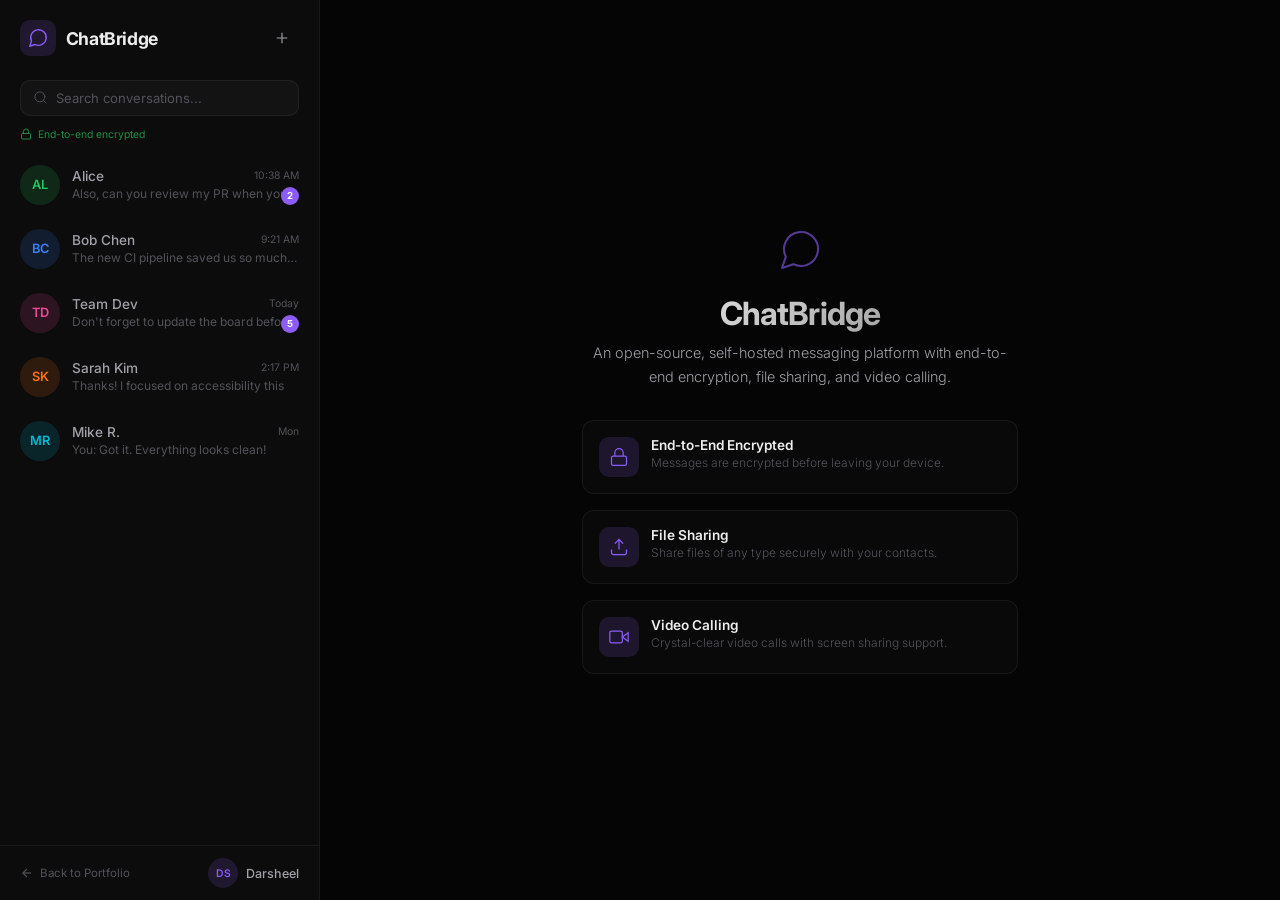
<file: index.html>
<!DOCTYPE html>
<html lang="en">
<head>
    <meta charset="UTF-8">
    <meta name="viewport" content="width=device-width, initial-scale=1.0">
    <title>ChatBridge — Secure Messaging</title>
    <meta name="description" content="An open-source, self-hosted messaging platform with end-to-end encryption, file sharing, and video calling.">
    <link rel="preconnect" href="https://fonts.googleapis.com">
    <link rel="preconnect" href="https://fonts.gstatic.com" crossorigin>
    <link href="https://fonts.googleapis.com/css2?family=Inter:wght@300;400;500;600;700;800&display=swap" rel="stylesheet">
    <link rel="stylesheet" href="chatbridge.css">
</head>
<body>
    <!-- App Container -->
    <div class="cb-app" id="cb-app">

        <!-- Sidebar -->
        <aside class="cb-sidebar" id="cb-sidebar">
            <div class="cb-sidebar-header">
                <div class="cb-logo">
                    <div class="cb-logo-icon">
                        <svg xmlns="http://www.w3.org/2000/svg" width="22" height="22" viewBox="0 0 24 24" fill="none" stroke="currentColor" stroke-width="1.5" stroke-linecap="round" stroke-linejoin="round">
                            <path d="m3 21 1.9-5.7a8.5 8.5 0 1 1 3.8 3.8z"></path>
                        </svg>
                    </div>
                    <span class="cb-logo-text">ChatBridge</span>
                </div>
                <div class="cb-sidebar-actions">
                    <button class="cb-icon-btn" id="btn-new-chat" aria-label="New chat" title="New conversation">
                        <svg xmlns="http://www.w3.org/2000/svg" width="18" height="18" viewBox="0 0 24 24" fill="none" stroke="currentColor" stroke-width="1.5"><path d="M12 5v14M5 12h14"/></svg>
                    </button>
                </div>
            </div>

            <!-- Search -->
            <div class="cb-search-wrap">
                <svg xmlns="http://www.w3.org/2000/svg" width="15" height="15" viewBox="0 0 24 24" fill="none" stroke="currentColor" stroke-width="1.5" stroke-linecap="round" stroke-linejoin="round">
                    <circle cx="11" cy="11" r="8"></circle><path d="m21 21-4.3-4.3"></path>
                </svg>
                <input type="text" class="cb-search" id="cb-search" placeholder="Search conversations..." />
            </div>

            <!-- E2E Encryption badge -->
            <div class="cb-encrypt-badge">
                <svg xmlns="http://www.w3.org/2000/svg" width="12" height="12" viewBox="0 0 24 24" fill="none" stroke="currentColor" stroke-width="2"><rect width="18" height="11" x="3" y="11" rx="2" ry="2"/><path d="M7 11V7a5 5 0 0 1 10 0v4"/></svg>
                <span>End-to-end encrypted</span>
            </div>

            <!-- Conversation List -->
            <div class="cb-conversations" id="cb-conversations">
                <!-- Conversations are rendered by JS -->
            </div>

            <!-- Sidebar footer -->
            <div class="cb-sidebar-footer">
                <a href="../index.html" class="cb-back-link" id="cb-back-portfolio">
                    <svg xmlns="http://www.w3.org/2000/svg" width="14" height="14" viewBox="0 0 24 24" fill="none" stroke="currentColor" stroke-width="2"><path d="M19 12H5"/><polyline points="12 19 5 12 12 5"/></svg>
                    Back to Portfolio
                </a>
                <div class="cb-user-info">
                    <div class="cb-avatar cb-avatar-sm">DS</div>
                    <span class="cb-user-name">Darsheel</span>
                </div>
            </div>
        </aside>

        <!-- Main Chat Area -->
        <main class="cb-main" id="cb-main">
            <!-- Welcome screen (shown when no chat is selected) -->
            <div class="cb-welcome" id="cb-welcome">
                <div class="cb-welcome-inner">
                    <div class="cb-welcome-icon">
                        <svg xmlns="http://www.w3.org/2000/svg" width="48" height="48" viewBox="0 0 24 24" fill="none" stroke="currentColor" stroke-width="1" stroke-linecap="round" stroke-linejoin="round">
                            <path d="m3 21 1.9-5.7a8.5 8.5 0 1 1 3.8 3.8z"></path>
                        </svg>
                    </div>
                    <h1 class="cb-welcome-title">ChatBridge</h1>
                    <p class="cb-welcome-desc">An open-source, self-hosted messaging platform with end-to-end encryption, file sharing, and video calling.</p>
                    <div class="cb-features">
                        <div class="cb-feature">
                            <div class="cb-feature-icon">
                                <svg xmlns="http://www.w3.org/2000/svg" width="20" height="20" viewBox="0 0 24 24" fill="none" stroke="currentColor" stroke-width="1.5"><rect width="18" height="11" x="3" y="11" rx="2" ry="2"/><path d="M7 11V7a5 5 0 0 1 10 0v4"/></svg>
                            </div>
                            <div>
                                <h3>End-to-End Encrypted</h3>
                                <p>Messages are encrypted before leaving your device.</p>
                            </div>
                        </div>
                        <div class="cb-feature">
                            <div class="cb-feature-icon">
                                <svg xmlns="http://www.w3.org/2000/svg" width="20" height="20" viewBox="0 0 24 24" fill="none" stroke="currentColor" stroke-width="1.5"><path d="M21 15v4a2 2 0 0 1-2 2H5a2 2 0 0 1-2-2v-4"/><polyline points="17 8 12 3 7 8"/><line x1="12" x2="12" y1="3" y2="15"/></svg>
                            </div>
                            <div>
                                <h3>File Sharing</h3>
                                <p>Share files of any type securely with your contacts.</p>
                            </div>
                        </div>
                        <div class="cb-feature">
                            <div class="cb-feature-icon">
                                <svg xmlns="http://www.w3.org/2000/svg" width="20" height="20" viewBox="0 0 24 24" fill="none" stroke="currentColor" stroke-width="1.5"><polygon points="23 7 16 12 23 17 23 7"/><rect width="15" height="14" x="1" y="5" rx="2" ry="2"/></svg>
                            </div>
                            <div>
                                <h3>Video Calling</h3>
                                <p>Crystal-clear video calls with screen sharing support.</p>
                            </div>
                        </div>
                    </div>
                </div>
            </div>

            <!-- Chat view (hidden initially) -->
            <div class="cb-chat" id="cb-chat" style="display:none;">
                <!-- Chat header -->
                <div class="cb-chat-header" id="cb-chat-header">
                    <button class="cb-icon-btn cb-mobile-back" id="btn-mobile-back" aria-label="Back">
                        <svg xmlns="http://www.w3.org/2000/svg" width="18" height="18" viewBox="0 0 24 24" fill="none" stroke="currentColor" stroke-width="2"><path d="M19 12H5"/><polyline points="12 19 5 12 12 5"/></svg>
                    </button>
                    <div class="cb-chat-user">
                        <div class="cb-avatar" id="chat-avatar">AL</div>
                        <div class="cb-chat-user-info">
                            <span class="cb-chat-user-name" id="chat-user-name">Alice</span>
                            <span class="cb-chat-user-status" id="chat-user-status">
                                <span class="cb-online-dot"></span> Online
                            </span>
                        </div>
                    </div>
                    <div class="cb-chat-actions">
                        <button class="cb-icon-btn" id="btn-video-call" aria-label="Video call" title="Start video call">
                            <svg xmlns="http://www.w3.org/2000/svg" width="18" height="18" viewBox="0 0 24 24" fill="none" stroke="currentColor" stroke-width="1.5"><polygon points="23 7 16 12 23 17 23 7"/><rect width="15" height="14" x="1" y="5" rx="2" ry="2"/></svg>
                        </button>
                        <button class="cb-icon-btn" id="btn-voice-call" aria-label="Voice call" title="Start voice call">
                            <svg xmlns="http://www.w3.org/2000/svg" width="18" height="18" viewBox="0 0 24 24" fill="none" stroke="currentColor" stroke-width="1.5"><path d="M22 16.92v3a2 2 0 0 1-2.18 2 19.79 19.79 0 0 1-8.63-3.07 19.5 19.5 0 0 1-6-6 19.79 19.79 0 0 1-3.07-8.67A2 2 0 0 1 4.11 2h3a2 2 0 0 1 2 1.72 12.84 12.84 0 0 0 .7 2.81 2 2 0 0 1-.45 2.11L8.09 9.91a16 16 0 0 0 6 6l1.27-1.27a2 2 0 0 1 2.11-.45 12.84 12.84 0 0 0 2.81.7A2 2 0 0 1 22 16.92z"/></svg>
                        </button>
                        <button class="cb-icon-btn" id="btn-info" aria-label="Info" title="Contact info">
                            <svg xmlns="http://www.w3.org/2000/svg" width="18" height="18" viewBox="0 0 24 24" fill="none" stroke="currentColor" stroke-width="1.5"><circle cx="12" cy="12" r="10"/><path d="M12 16v-4"/><path d="M12 8h.01"/></svg>
                        </button>
                    </div>
                </div>

                <!-- Messages area -->
                <div class="cb-messages" id="cb-messages">
                    <!-- Messages rendered by JS -->
                </div>

                <!-- Message input -->
                <div class="cb-input-area" id="cb-input-area">
                    <button class="cb-icon-btn" id="btn-attach" aria-label="Attach file" title="Attach file">
                        <svg xmlns="http://www.w3.org/2000/svg" width="18" height="18" viewBox="0 0 24 24" fill="none" stroke="currentColor" stroke-width="1.5"><path d="m21.44 11.05-9.19 9.19a6 6 0 0 1-8.49-8.49l8.57-8.57A4 4 0 1 1 18 8.84l-8.59 8.57a2 2 0 0 1-2.83-2.83l8.49-8.48"/></svg>
                    </button>
                    <input type="text" class="cb-message-input" id="cb-message-input" placeholder="Type a message..." autocomplete="off" />
                    <button class="cb-icon-btn" id="btn-emoji" aria-label="Emoji" title="Emoji">
                        <svg xmlns="http://www.w3.org/2000/svg" width="18" height="18" viewBox="0 0 24 24" fill="none" stroke="currentColor" stroke-width="1.5"><circle cx="12" cy="12" r="10"/><path d="M8 14s1.5 2 4 2 4-2 4-2"/><line x1="9" x2="9.01" y1="9" y2="9"/><line x1="15" x2="15.01" y1="9" y2="9"/></svg>
                    </button>
                    <button class="cb-send-btn" id="btn-send" aria-label="Send message" title="Send">
                        <svg xmlns="http://www.w3.org/2000/svg" width="18" height="18" viewBox="0 0 24 24" fill="none" stroke="currentColor" stroke-width="1.5"><line x1="22" x2="11" y1="2" y2="13"/><polygon points="22 2 15 22 11 13 2 9 22 2"/></svg>
                    </button>
                </div>
            </div>
        </main>
    </div>

    <!-- Video call modal -->
    <div class="cb-modal-overlay" id="cb-video-modal" style="display:none;">
        <div class="cb-modal cb-video-modal-inner">
            <div class="cb-video-header">
                <span id="video-call-name">Video Call</span>
                <span class="cb-call-timer" id="call-timer">00:00</span>
            </div>
            <div class="cb-video-grid">
                <div class="cb-video-tile cb-video-remote">
                    <div class="cb-video-placeholder">
                        <div class="cb-avatar cb-avatar-lg" id="video-remote-avatar">AL</div>
                        <span id="video-remote-name">Alice</span>
                    </div>
                </div>
                <div class="cb-video-tile cb-video-self">
                    <div class="cb-video-placeholder cb-video-self-ph">
                        <div class="cb-avatar cb-avatar-sm">DS</div>
                    </div>
                </div>
            </div>
            <div class="cb-video-controls">
                <button class="cb-video-btn" id="btn-toggle-mic" aria-label="Toggle microphone" title="Mute/Unmute">
                    <svg xmlns="http://www.w3.org/2000/svg" width="20" height="20" viewBox="0 0 24 24" fill="none" stroke="currentColor" stroke-width="1.5"><path d="M12 2a3 3 0 0 0-3 3v7a3 3 0 0 0 6 0V5a3 3 0 0 0-3-3Z"/><path d="M19 10v2a7 7 0 0 1-14 0v-2"/><line x1="12" x2="12" y1="19" y2="22"/></svg>
                </button>
                <button class="cb-video-btn" id="btn-toggle-video" aria-label="Toggle video" title="Camera on/off">
                    <svg xmlns="http://www.w3.org/2000/svg" width="20" height="20" viewBox="0 0 24 24" fill="none" stroke="currentColor" stroke-width="1.5"><polygon points="23 7 16 12 23 17 23 7"/><rect width="15" height="14" x="1" y="5" rx="2" ry="2"/></svg>
                </button>
                <button class="cb-video-btn" id="btn-screen-share" aria-label="Screen share" title="Share screen">
                    <svg xmlns="http://www.w3.org/2000/svg" width="20" height="20" viewBox="0 0 24 24" fill="none" stroke="currentColor" stroke-width="1.5"><rect width="20" height="14" x="2" y="3" rx="2"/><line x1="8" x2="16" y1="21" y2="21"/><line x1="12" x2="12" y1="17" y2="21"/></svg>
                </button>
                <button class="cb-video-btn cb-end-call" id="btn-end-call" aria-label="End call" title="End call">
                    <svg xmlns="http://www.w3.org/2000/svg" width="20" height="20" viewBox="0 0 24 24" fill="none" stroke="currentColor" stroke-width="2"><path d="M22 16.92v3a2 2 0 0 1-2.18 2 19.79 19.79 0 0 1-8.63-3.07 19.5 19.5 0 0 1-6-6 19.79 19.79 0 0 1-3.07-8.67A2 2 0 0 1 4.11 2h3a2 2 0 0 1 2 1.72c.13.8.3 1.6.52 2.38"/><line x1="1" x2="23" y1="1" y2="23"/></svg>
                </button>
            </div>
        </div>
    </div>

    <!-- File sharing modal -->
    <div class="cb-modal-overlay" id="cb-file-modal" style="display:none;">
        <div class="cb-modal cb-file-modal-inner">
            <div class="cb-modal-header">
                <h2>Share a File</h2>
                <button class="cb-icon-btn" id="btn-close-file" aria-label="Close">
                    <svg xmlns="http://www.w3.org/2000/svg" width="18" height="18" viewBox="0 0 24 24" fill="none" stroke="currentColor" stroke-width="2"><line x1="18" x2="6" y1="6" y2="18"/><line x1="6" x2="18" y1="6" y2="18"/></svg>
                </button>
            </div>
            <div class="cb-file-drop" id="cb-file-drop">
                <svg xmlns="http://www.w3.org/2000/svg" width="40" height="40" viewBox="0 0 24 24" fill="none" stroke="currentColor" stroke-width="1"><path d="M21 15v4a2 2 0 0 1-2 2H5a2 2 0 0 1-2-2v-4"/><polyline points="17 8 12 3 7 8"/><line x1="12" x2="12" y1="3" y2="15"/></svg>
                <p>Drop files here or <label for="file-input" class="cb-file-label">browse</label></p>
                <span class="cb-file-hint">Encrypted before upload</span>
                <input type="file" id="file-input" style="display:none;" />
            </div>
            <button class="cb-primary-btn" id="btn-send-file" disabled>Send File</button>
        </div>
    </div>

    <script src="chatbridge.js"></script>
</body>
</html>
</file>
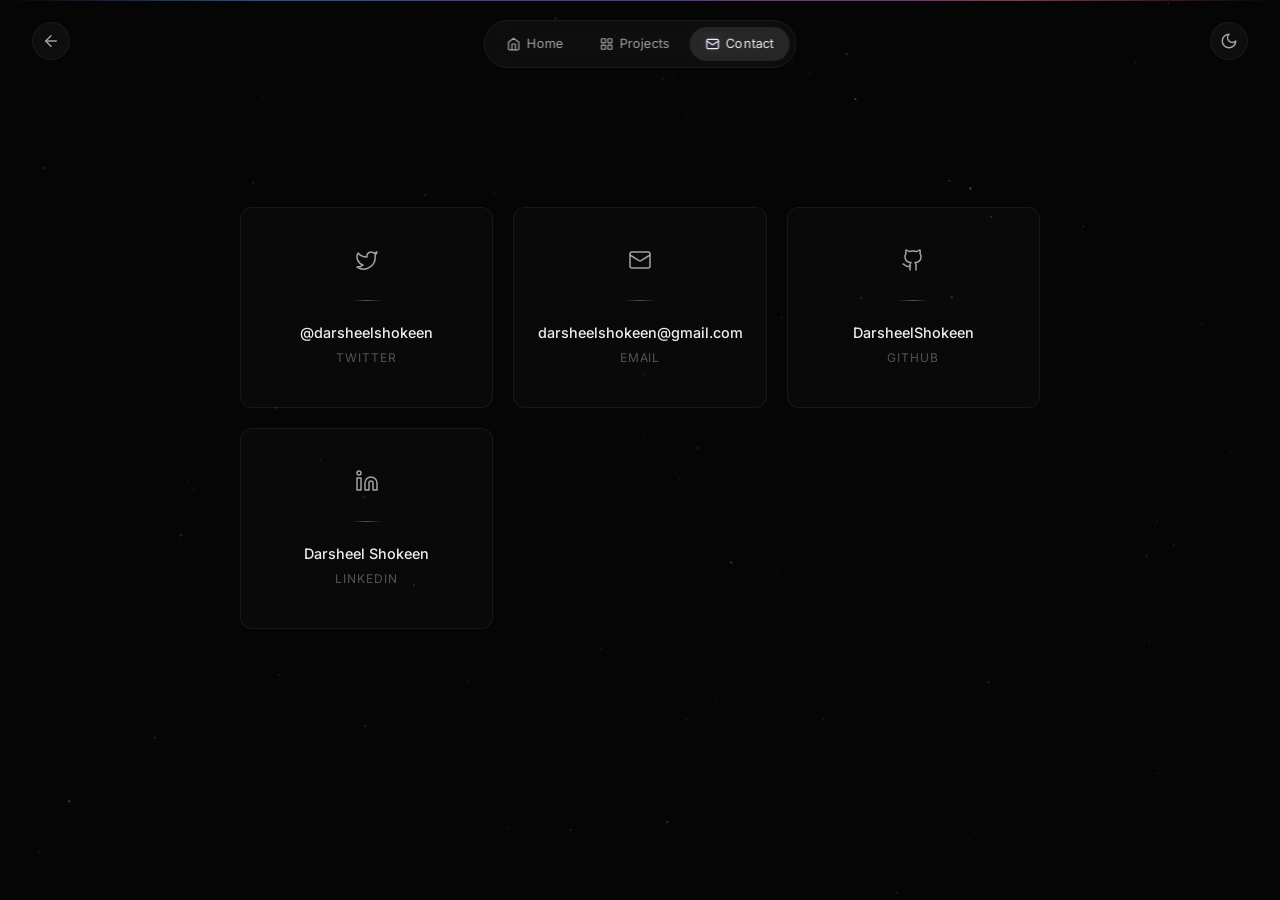
<file: contact.html>
<!DOCTYPE html>
<html lang="en">
<head>
    <meta charset="UTF-8">
    <meta name="viewport" content="width=device-width, initial-scale=1.0">
    <title>Contact — Darsheel Shokeen</title>
    <meta name="description" content="Get in touch with Darsheel Shokeen via email, Twitter, or GitHub.">
    <link rel="preconnect" href="https://fonts.googleapis.com">
    <link rel="preconnect" href="https://fonts.gstatic.com" crossorigin>
    <link href="https://fonts.googleapis.com/css2?family=Inter:wght@300;400;500;600;700;800&display=swap" rel="stylesheet">
    <link rel="stylesheet" href="styles.css">
</head>
<body>
    <!-- Particle Canvas -->
    <canvas id="particle-canvas"></canvas>

    <!-- Animated gradient line at top -->
    <div class="top-gradient-line"></div>

    <!-- Back button -->
    <a href="index.html" class="nav-back-btn" id="nav-back" aria-label="Back to home">
        <svg xmlns="http://www.w3.org/2000/svg" width="18" height="18" viewBox="0 0 24 24" fill="none" stroke="currentColor" stroke-width="2" stroke-linecap="round" stroke-linejoin="round">
            <path d="M19 12H5"></path>
            <polyline points="12 19 5 12 12 5"></polyline>
        </svg>
    </a>

    <!-- Navigation -->
    <nav class="nav nav-pill" id="main-nav">
        <a href="index.html" class="nav-link">
            <svg xmlns="http://www.w3.org/2000/svg" width="14" height="14" viewBox="0 0 24 24" fill="none" stroke="currentColor" stroke-width="2" stroke-linecap="round" stroke-linejoin="round"><path d="m3 9 9-7 9 7v11a2 2 0 0 1-2 2H5a2 2 0 0 1-2-2z"/><polyline points="9 22 9 12 15 12 15 22"/></svg>
            Home
        </a>
        <a href="projects.html" class="nav-link">
            <svg xmlns="http://www.w3.org/2000/svg" width="14" height="14" viewBox="0 0 24 24" fill="none" stroke="currentColor" stroke-width="2" stroke-linecap="round" stroke-linejoin="round"><rect width="7" height="7" x="3" y="3" rx="1"/><rect width="7" height="7" x="14" y="3" rx="1"/><rect width="7" height="7" x="14" y="14" rx="1"/><rect width="7" height="7" x="3" y="14" rx="1"/></svg>
            Projects
        </a>
        <a href="contact.html" class="nav-link active">
            <svg xmlns="http://www.w3.org/2000/svg" width="14" height="14" viewBox="0 0 24 24" fill="none" stroke="currentColor" stroke-width="2" stroke-linecap="round" stroke-linejoin="round"><rect x="2" y="4" width="20" height="16" rx="2"/><path d="m22 7-8.97 5.7a1.94 1.94 0 0 1-2.06 0L2 7"/></svg>
            Contact
        </a>
    </nav>

    <!-- Theme toggle -->
    <button class="theme-toggle" id="theme-toggle" aria-label="Toggle theme">
        <svg xmlns="http://www.w3.org/2000/svg" width="18" height="18" viewBox="0 0 24 24" fill="none" stroke="currentColor" stroke-width="2" stroke-linecap="round" stroke-linejoin="round" class="moon-icon">
            <path d="M12 3a6 6 0 0 0 9 9 9 9 0 1 1-9-9Z" />
        </svg>
    </button>

    <!-- Main Content -->
    <main class="page-content contact-page">
        <div class="contact-grid" id="contact-grid">
            <!-- Twitter Card -->
            <a href="https://twitter.com/" target="_blank" rel="noopener noreferrer" class="contact-card" id="contact-twitter">
                <div class="contact-card-icon">
                    <svg xmlns="http://www.w3.org/2000/svg" width="24" height="24" viewBox="0 0 24 24" fill="none" stroke="currentColor" stroke-width="1.5" stroke-linecap="round" stroke-linejoin="round">
                        <path d="M22 4s-.7 2.1-2 3.4c1.6 10-9.4 17.3-18 11.6 2.2.1 4.4-.6 6-2C3 15.5.5 9.6 3 5c2.2 2.6 5.6 4.1 9 4-.9-4.2 4-6.6 7-3.8 1.1 0 3-1.2 3-1.2z"></path>
                    </svg>
                </div>
                <div class="contact-card-line"></div>
                <div class="contact-card-info">
                    <span class="contact-card-handle">@darsheelshokeen</span>
                    <span class="contact-card-label">Twitter</span>
                </div>
            </a>

            <!-- Email Card -->
            <a href="mailto:darsheelshokeen@gmail.com" class="contact-card" id="contact-email">
                <div class="contact-card-icon">
                    <svg xmlns="http://www.w3.org/2000/svg" width="24" height="24" viewBox="0 0 24 24" fill="none" stroke="currentColor" stroke-width="1.5" stroke-linecap="round" stroke-linejoin="round">
                        <rect x="2" y="4" width="20" height="16" rx="2"></rect>
                        <path d="m22 7-8.97 5.7a1.94 1.94 0 0 1-2.06 0L2 7"></path>
                    </svg>
                </div>
                <div class="contact-card-line"></div>
                <div class="contact-card-info">
                    <span class="contact-card-handle">darsheelshokeen@gmail.com</span>
                    <span class="contact-card-label">Email</span>
                </div>
            </a>

            <!-- GitHub Card -->
            <a href="https://github.com/DarsheelShokeen" target="_blank" rel="noopener noreferrer" class="contact-card" id="contact-github">
                <div class="contact-card-icon">
                    <svg xmlns="http://www.w3.org/2000/svg" width="24" height="24" viewBox="0 0 24 24" fill="none" stroke="currentColor" stroke-width="1.5" stroke-linecap="round" stroke-linejoin="round">
                        <path d="M15 22v-4a4.8 4.8 0 0 0-1-3.5c3 0 6-2 6-5.5.08-1.25-.27-2.48-1-3.5.28-1.15.28-2.35 0-3.5 0 0-1 0-3 1.5-2.64-.5-5.36-.5-8 0C6 2 5 2 5 2c-.3 1.15-.3 2.35 0 3.5A5.403 5.403 0 0 0 4 9c0 3.5 3 5.5 6 5.5-.39.49-.68 1.05-.85 1.65-.17.6-.22 1.23-.15 1.85v4"></path>
                        <path d="M9 18c-4.51 2-5-2-7-2"></path>
                    </svg>
                </div>
                <div class="contact-card-line"></div>
                <div class="contact-card-info">
                    <span class="contact-card-handle">DarsheelShokeen</span>
                    <span class="contact-card-label">GitHub</span>
                </div>
            </a>

            <!-- LinkedIn Card -->
            <a href="https://www.linkedin.com/in/darsheel-shokeen-523833302" target="_blank" rel="noopener noreferrer" class="contact-card" id="contact-linkedin">
                <div class="contact-card-icon">
                    <svg xmlns="http://www.w3.org/2000/svg" width="24" height="24" viewBox="0 0 24 24" fill="none" stroke="currentColor" stroke-width="1.5" stroke-linecap="round" stroke-linejoin="round">
                        <path d="M16 8a6 6 0 0 1 6 6v7h-4v-7a2 2 0 0 0-2-2 2 2 0 0 0-2 2v7h-4v-7a6 6 0 0 1 6-6z"></path>
                        <rect width="4" height="12" x="2" y="9"></rect>
                        <circle cx="4" cy="4" r="2"></circle>
                    </svg>
                </div>
                <div class="contact-card-line"></div>
                <div class="contact-card-info">
                    <span class="contact-card-handle">Darsheel Shokeen</span>
                    <span class="contact-card-label">LinkedIn</span>
                </div>
            </a>
        </div>
    </main>

    <script src="particles.js"></script>
    <script src="main.js"></script>
</body>
</html>
</file>
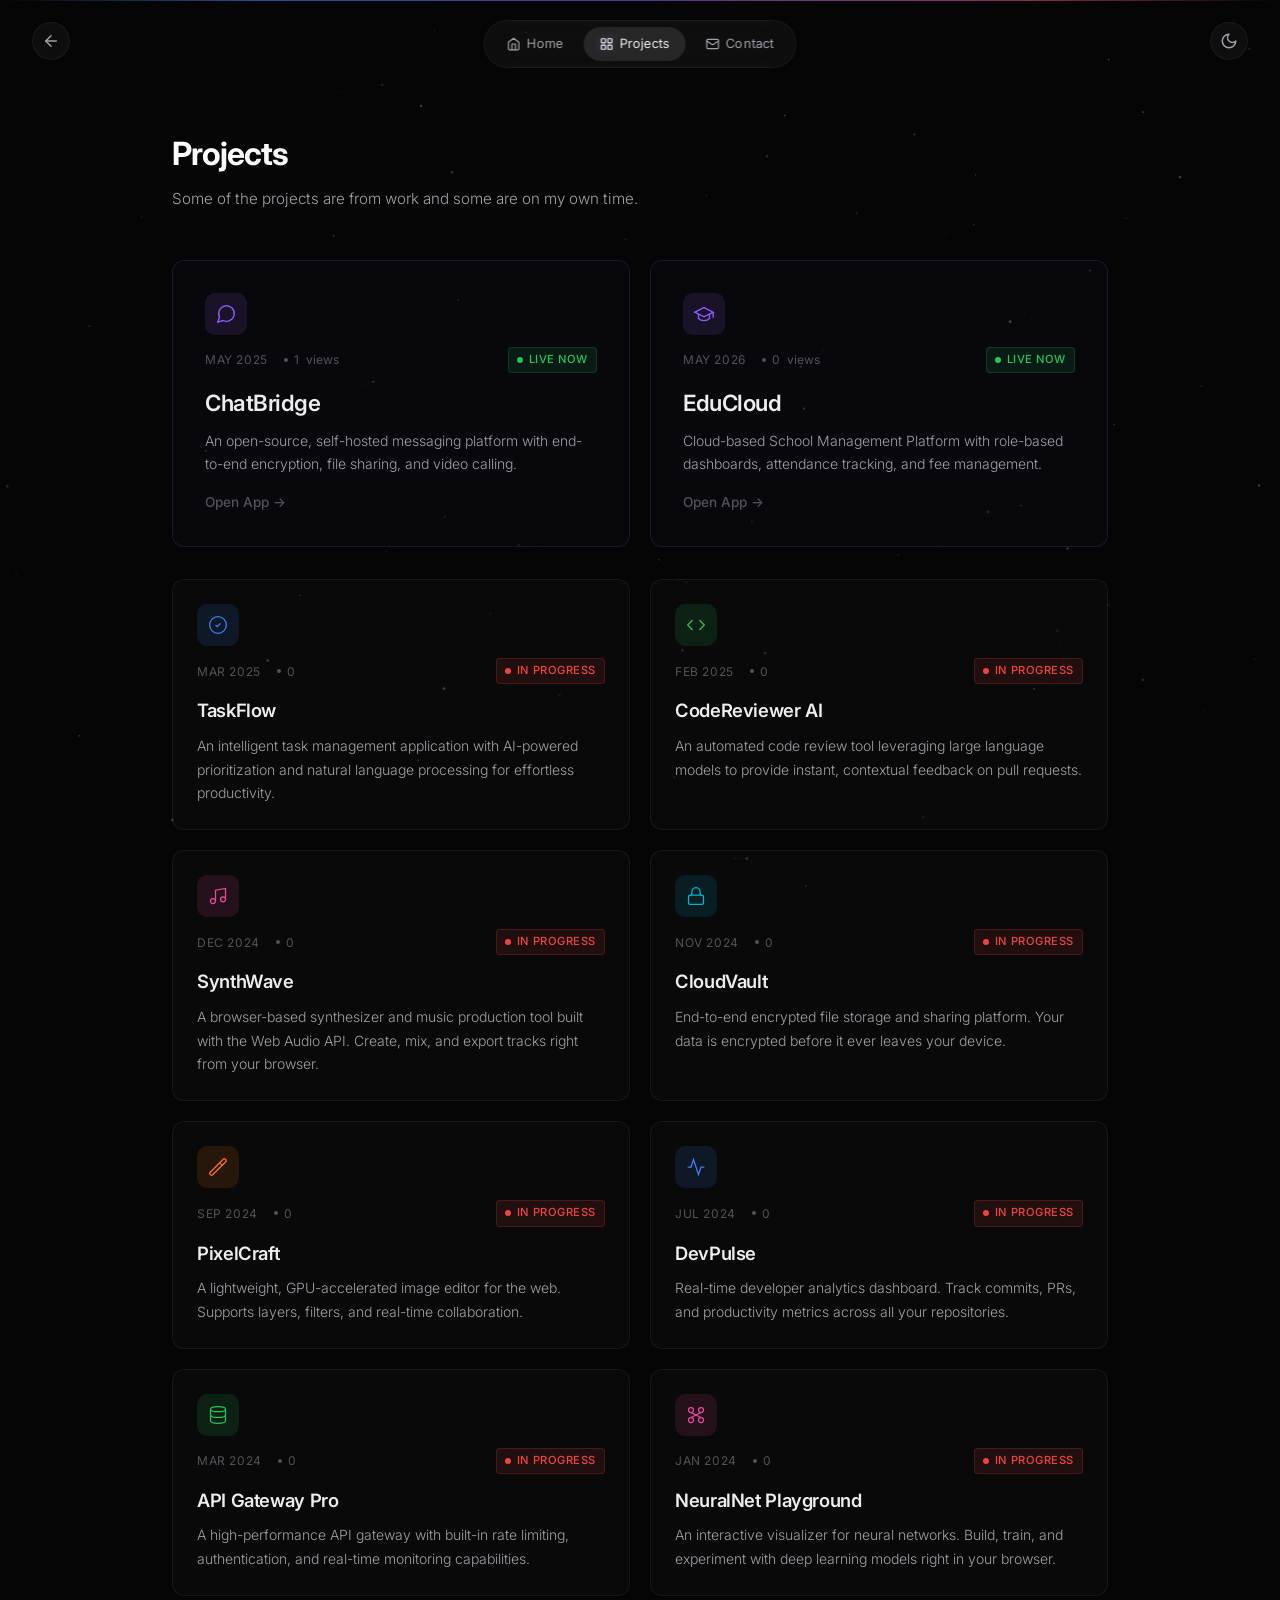
<file: projects.html>
<!DOCTYPE html>
<html lang="en">
<head>
    <meta charset="UTF-8">
    <meta name="viewport" content="width=device-width, initial-scale=1.0">
    <title>Projects — Darsheel Shokeen</title>
    <meta name="description" content="Projects by Darsheel Shokeen — A collection of work and personal projects.">
    <link rel="preconnect" href="https://fonts.googleapis.com">
    <link rel="preconnect" href="https://fonts.gstatic.com" crossorigin>
    <link href="https://fonts.googleapis.com/css2?family=Inter:wght@300;400;500;600;700;800&display=swap" rel="stylesheet">
    <link rel="stylesheet" href="styles.css">
</head>
<body>
    <!-- Particle Canvas -->
    <canvas id="particle-canvas"></canvas>

    <!-- Animated gradient line at top -->
    <div class="top-gradient-line"></div>

    <!-- Back button -->
    <a href="index.html" class="nav-back-btn" id="nav-back" aria-label="Back to home">
        <svg xmlns="http://www.w3.org/2000/svg" width="18" height="18" viewBox="0 0 24 24" fill="none" stroke="currentColor" stroke-width="2" stroke-linecap="round" stroke-linejoin="round">
            <path d="M19 12H5"></path>
            <polyline points="12 19 5 12 12 5"></polyline>
        </svg>
    </a>

    <!-- Navigation -->
    <nav class="nav nav-pill" id="main-nav">
        <a href="index.html" class="nav-link">
            <svg xmlns="http://www.w3.org/2000/svg" width="14" height="14" viewBox="0 0 24 24" fill="none" stroke="currentColor" stroke-width="2" stroke-linecap="round" stroke-linejoin="round"><path d="m3 9 9-7 9 7v11a2 2 0 0 1-2 2H5a2 2 0 0 1-2-2z"/><polyline points="9 22 9 12 15 12 15 22"/></svg>
            Home
        </a>
        <a href="projects.html" class="nav-link active">
            <svg xmlns="http://www.w3.org/2000/svg" width="14" height="14" viewBox="0 0 24 24" fill="none" stroke="currentColor" stroke-width="2" stroke-linecap="round" stroke-linejoin="round"><rect width="7" height="7" x="3" y="3" rx="1"/><rect width="7" height="7" x="14" y="3" rx="1"/><rect width="7" height="7" x="14" y="14" rx="1"/><rect width="7" height="7" x="3" y="14" rx="1"/></svg>
            Projects
        </a>
        <a href="contact.html" class="nav-link">
            <svg xmlns="http://www.w3.org/2000/svg" width="14" height="14" viewBox="0 0 24 24" fill="none" stroke="currentColor" stroke-width="2" stroke-linecap="round" stroke-linejoin="round"><rect x="2" y="4" width="20" height="16" rx="2"/><path d="m22 7-8.97 5.7a1.94 1.94 0 0 1-2.06 0L2 7"/></svg>
            Contact
        </a>
    </nav>

    <!-- Theme toggle -->
    <button class="theme-toggle" id="theme-toggle" aria-label="Toggle theme">
        <svg xmlns="http://www.w3.org/2000/svg" width="18" height="18" viewBox="0 0 24 24" fill="none" stroke="currentColor" stroke-width="2" stroke-linecap="round" stroke-linejoin="round" class="moon-icon">
            <path d="M12 3a6 6 0 0 0 9 9 9 9 0 1 1-9-9Z" />
        </svg>
    </button>

    <!-- Main Content -->
    <main class="page-content">
        <div class="page-header">
            <h1 class="page-title">Projects</h1>
            <p class="page-description">Some of the projects are from work and some are on my own time.</p>
        </div>

        <!-- Featured Projects -->
        <div class="featured-grid">
            <!-- ChatBridge -->
            <a href="chatbridge/index.html" class="project-featured-link" id="featured-project-chatbridge">
                <article class="project-card project-card-featured">
                <div class="project-card-inner">
                    <div class="project-icon project-icon-purple">
                        <svg xmlns="http://www.w3.org/2000/svg" width="22" height="22" viewBox="0 0 24 24" fill="none" stroke="currentColor" stroke-width="1.5"><path d="m3 21 1.9-5.7a8.5 8.5 0 1 1 3.8 3.8z"/></svg>
                    </div>
                    <div class="project-meta">
                        <time class="project-date">May 2025</time>
                        <span class="project-views">
                            <span class="views-dot"></span>
                            <span class="view-count" id="chatbridge-views">0</span> views
                        </span>
                        <span class="status-badge status-live"><span class="status-dot-color"></span>Live Now</span>
                    </div>
                    <h2 class="project-title">ChatBridge</h2>
                    <p class="project-desc">An open-source, self-hosted messaging platform with end-to-end encryption, file sharing, and video calling.</p>
                    <span class="project-read-more">Open App →</span>
                </div>
            </article>
        </a>

        <!-- EduCloud -->
        <a href="school-platform/index.html" class="project-featured-link" id="featured-project-educloud">
            <article class="project-card project-card-featured">
                <div class="project-card-inner">
                    <div class="project-icon project-icon-purple">
                        <svg xmlns="http://www.w3.org/2000/svg" width="22" height="22" viewBox="0 0 24 24" fill="none" stroke="currentColor" stroke-width="1.5"><path d="M22 10v6M2 10l10-5 10 5-10 5z"/><path d="M6 12v5c3 3 9 3 12 0v-5"/></svg>
                    </div>
                    <div class="project-meta">
                        <time class="project-date">May 2026</time>
                        <span class="project-views">
                            <span class="views-dot"></span>
                            <span class="view-count" id="educloud-views">0</span> views
                        </span>
                        <span class="status-badge status-live"><span class="status-dot-color"></span>Live Now</span>
                    </div>
                    <h2 class="project-title">EduCloud</h2>
                    <p class="project-desc">Cloud-based School Management Platform with role-based dashboards, attendance tracking, and fee management.</p>
                    <span class="project-read-more">Open App →</span>
                </div>
            </article>
        </a>
        </div>

        <!-- Project Grid -->
        <div class="project-grid" id="project-grid">
            <article class="project-card" id="project-taskflow">
                <div class="project-card-inner">
                    <div class="project-icon project-icon-blue">
                        <svg xmlns="http://www.w3.org/2000/svg" width="20" height="20" viewBox="0 0 24 24" fill="none" stroke="currentColor" stroke-width="1.5"><path d="M12 22c5.523 0 10-4.477 10-10S17.523 2 12 2 2 6.477 2 12s4.477 10 10 10z"/><path d="m9 12 2 2 4-4"/></svg>
                    </div>
                    <div class="project-meta">
                        <time class="project-date">Mar 2025</time>
                        <span class="project-views"><span class="views-dot"></span><span class="view-count">0</span></span>
                        <span class="status-badge status-progress"><span class="status-dot-color"></span>In Progress</span>
                    </div>
                    <h2 class="project-title">TaskFlow</h2>
                    <p class="project-desc">An intelligent task management application with AI-powered prioritization and natural language processing for effortless productivity.</p>
                </div>
            </article>

            <article class="project-card" id="project-codereviewer">
                <div class="project-card-inner">
                    <div class="project-icon project-icon-green">
                        <svg xmlns="http://www.w3.org/2000/svg" width="20" height="20" viewBox="0 0 24 24" fill="none" stroke="currentColor" stroke-width="1.5"><polyline points="16 18 22 12 16 6"/><polyline points="8 6 2 12 8 18"/></svg>
                    </div>
                    <div class="project-meta">
                        <time class="project-date">Feb 2025</time>
                        <span class="project-views"><span class="views-dot"></span><span class="view-count">0</span></span>
                        <span class="status-badge status-progress"><span class="status-dot-color"></span>In Progress</span>
                    </div>
                    <h2 class="project-title">CodeReviewer AI</h2>
                    <p class="project-desc">An automated code review tool leveraging large language models to provide instant, contextual feedback on pull requests.</p>
                </div>
            </article>

            <article class="project-card" id="project-synth">
                <div class="project-card-inner">
                    <div class="project-icon project-icon-pink">
                        <svg xmlns="http://www.w3.org/2000/svg" width="20" height="20" viewBox="0 0 24 24" fill="none" stroke="currentColor" stroke-width="1.5"><path d="M9 18V5l12-2v13"/><circle cx="6" cy="18" r="3"/><circle cx="18" cy="16" r="3"/></svg>
                    </div>
                    <div class="project-meta">
                        <time class="project-date">Dec 2024</time>
                        <span class="project-views"><span class="views-dot"></span><span class="view-count">0</span></span>
                        <span class="status-badge status-progress"><span class="status-dot-color"></span>In Progress</span>
                    </div>
                    <h2 class="project-title">SynthWave</h2>
                    <p class="project-desc">A browser-based synthesizer and music production tool built with the Web Audio API. Create, mix, and export tracks right from your browser.</p>
                </div>
            </article>

            <article class="project-card" id="project-cloudvault">
                <div class="project-card-inner">
                    <div class="project-icon project-icon-cyan">
                        <svg xmlns="http://www.w3.org/2000/svg" width="20" height="20" viewBox="0 0 24 24" fill="none" stroke="currentColor" stroke-width="1.5"><rect width="18" height="11" x="3" y="11" rx="2" ry="2"/><path d="M7 11V7a5 5 0 0 1 10 0v4"/></svg>
                    </div>
                    <div class="project-meta">
                        <time class="project-date">Nov 2024</time>
                        <span class="project-views"><span class="views-dot"></span><span class="view-count">0</span></span>
                        <span class="status-badge status-progress"><span class="status-dot-color"></span>In Progress</span>
                    </div>
                    <h2 class="project-title">CloudVault</h2>
                    <p class="project-desc">End-to-end encrypted file storage and sharing platform. Your data is encrypted before it ever leaves your device.</p>
                </div>
            </article>

            <article class="project-card" id="project-pixelcraft">
                <div class="project-card-inner">
                    <div class="project-icon project-icon-orange">
                        <svg xmlns="http://www.w3.org/2000/svg" width="20" height="20" viewBox="0 0 24 24" fill="none" stroke="currentColor" stroke-width="1.5"><path d="m21.64 3.64-1.28-1.28a1.21 1.21 0 0 0-1.72 0L2.36 18.64a1.21 1.21 0 0 0 0 1.72l1.28 1.28a1.2 1.2 0 0 0 1.72 0L21.64 5.36a1.2 1.2 0 0 0 0-1.72Z"/><path d="m14 7 3 3"/></svg>
                    </div>
                    <div class="project-meta">
                        <time class="project-date">Sep 2024</time>
                        <span class="project-views"><span class="views-dot"></span><span class="view-count">0</span></span>
                        <span class="status-badge status-progress"><span class="status-dot-color"></span>In Progress</span>
                    </div>
                    <h2 class="project-title">PixelCraft</h2>
                    <p class="project-desc">A lightweight, GPU-accelerated image editor for the web. Supports layers, filters, and real-time collaboration.</p>
                </div>
            </article>

            <article class="project-card" id="project-devpulse">
                <div class="project-card-inner">
                    <div class="project-icon project-icon-blue">
                        <svg xmlns="http://www.w3.org/2000/svg" width="20" height="20" viewBox="0 0 24 24" fill="none" stroke="currentColor" stroke-width="1.5"><path d="M22 12h-4l-3 9L9 3l-3 9H2"/></svg>
                    </div>
                    <div class="project-meta">
                        <time class="project-date">Jul 2024</time>
                        <span class="project-views"><span class="views-dot"></span><span class="view-count">0</span></span>
                        <span class="status-badge status-progress"><span class="status-dot-color"></span>In Progress</span>
                    </div>
                    <h2 class="project-title">DevPulse</h2>
                    <p class="project-desc">Real-time developer analytics dashboard. Track commits, PRs, and productivity metrics across all your repositories.</p>
                </div>
            </article>

            <article class="project-card" id="project-apigateway">
                <div class="project-card-inner">
                    <div class="project-icon project-icon-green">
                        <svg xmlns="http://www.w3.org/2000/svg" width="20" height="20" viewBox="0 0 24 24" fill="none" stroke="currentColor" stroke-width="1.5"><ellipse cx="12" cy="5" rx="9" ry="3"/><path d="M3 5v14a9 3 0 0 0 18 0V5"/><path d="M3 12a9 3 0 0 0 18 0"/></svg>
                    </div>
                    <div class="project-meta">
                        <time class="project-date">Mar 2024</time>
                        <span class="project-views"><span class="views-dot"></span><span class="view-count">0</span></span>
                        <span class="status-badge status-progress"><span class="status-dot-color"></span>In Progress</span>
                    </div>
                    <h2 class="project-title">API Gateway Pro</h2>
                    <p class="project-desc">A high-performance API gateway with built-in rate limiting, authentication, and real-time monitoring capabilities.</p>
                </div>
            </article>


            <article class="project-card" id="project-neuralnet">
                <div class="project-card-inner">
                    <div class="project-icon project-icon-pink">
                        <svg xmlns="http://www.w3.org/2000/svg" width="20" height="20" viewBox="0 0 24 24" fill="none" stroke="currentColor" stroke-width="1.5"><circle cx="18" cy="18" r="3"/><circle cx="6" cy="6" r="3"/><circle cx="6" cy="18" r="3"/><circle cx="18" cy="6" r="3"/><line x1="6" x2="18" y1="9" y2="15"/><line x1="18" x2="6" y1="9" y2="15"/></svg>
                    </div>
                    <div class="project-meta">
                        <time class="project-date">Jan 2024</time>
                        <span class="project-views"><span class="views-dot"></span><span class="view-count">0</span></span>
                        <span class="status-badge status-progress"><span class="status-dot-color"></span>In Progress</span>
                    </div>
                    <h2 class="project-title">NeuralNet Playground</h2>
                    <p class="project-desc">An interactive visualizer for neural networks. Build, train, and experiment with deep learning models right in your browser.</p>
                </div>
            </article>
        </div>
    </main>

    <script src="particles.js"></script>
    <script src="main.js"></script>
</body>
</html>
</file>
<file: chatbridge.css>
/* =========================================
   ChatBridge — Messaging Platform Styles
   ========================================= */

*,
*::before,
*::after {
    margin: 0;
    padding: 0;
    box-sizing: border-box;
}

:root {
    --cb-bg: #050505;
    --cb-bg-2: #0c0c0c;
    --cb-bg-3: #111111;
    --cb-fg: #ededed;
    --cb-fg-muted: #a1a1aa;
    --cb-fg-faint: #52525b;
    --cb-border: rgba(255, 255, 255, 0.06);
    --cb-border-hover: rgba(255, 255, 255, 0.12);
    --cb-accent: #8b5cf6;
    --cb-accent-dim: rgba(139, 92, 246, 0.15);
    --cb-green: #22c55e;
    --cb-red: #ef4444;
    --cb-blue: #3b82f6;
    --cb-font: 'Inter', -apple-system, BlinkMacSystemFont, sans-serif;
    --cb-radius: 12px;
    --cb-radius-sm: 8px;
    --cb-ease: cubic-bezier(0.16, 1, 0.3, 1);
}

:root.light-mode {
    --cb-bg: #ffffff;
    --cb-bg-2: #f4f4f5;
    --cb-bg-3: #ffffff;
    --cb-fg: #050505;
    --cb-fg-muted: #52525b;
    --cb-fg-faint: #a1a1aa;
    --cb-border: rgba(0, 0, 0, 0.1);
    --cb-border-hover: rgba(0, 0, 0, 0.2);
    --cb-accent: #7c3aed;
    --cb-accent-dim: rgba(124, 58, 237, 0.1);
}

html,
body {
    height: 100%;
    font-family: var(--cb-font);
    background: var(--cb-bg);
    color: var(--cb-fg);
    -webkit-font-smoothing: antialiased;
    overflow: hidden;
}

a {
    color: inherit;
    text-decoration: none;
}

button {
    font-family: inherit;
    cursor: pointer;
    border: none;
    background: none;
    color: inherit;
}

input {
    font-family: inherit;
}

/* ----- App Layout ----- */
.cb-app {
    display: flex;
    height: 100vh;
    width: 100%;
}

/* ----- Sidebar ----- */
.cb-sidebar {
    width: 320px;
    min-width: 320px;
    height: 100%;
    display: flex;
    flex-direction: column;
    background: var(--cb-bg-2);
    border-right: 1px solid var(--cb-border);
    animation: sidebarIn 0.5s var(--cb-ease) both;
}

@keyframes sidebarIn {
    from {
        opacity: 0;
        transform: translateX(-20px);
    }

    to {
        opacity: 1;
        transform: translateX(0);
    }
}

.cb-sidebar-header {
    display: flex;
    align-items: center;
    justify-content: space-between;
    padding: 1.25rem 1.25rem 0.75rem;
}

.cb-logo {
    display: flex;
    align-items: center;
    gap: 0.6rem;
}

.cb-logo-icon {
    display: flex;
    align-items: center;
    justify-content: center;
    width: 36px;
    height: 36px;
    border-radius: 10px;
    background: var(--cb-accent-dim);
    color: var(--cb-accent);
}

.cb-logo-text {
    font-size: 1.1rem;
    font-weight: 700;
    letter-spacing: -0.02em;
}

/* Icon buttons */
.cb-icon-btn {
    display: flex;
    align-items: center;
    justify-content: center;
    width: 34px;
    height: 34px;
    border-radius: 8px;
    color: var(--cb-fg-muted);
    transition: all 0.2s ease;
}

.cb-icon-btn:hover {
    background: rgba(255, 255, 255, 0.06);
    color: var(--cb-fg);
}

/* Search */
.cb-search-wrap {
    display: flex;
    align-items: center;
    gap: 0.5rem;
    margin: 0.75rem 1.25rem;
    padding: 0.55rem 0.75rem;
    background: rgba(255, 255, 255, 0.03);
    border: 1px solid var(--cb-border);
    border-radius: 10px;
    color: var(--cb-fg-faint);
    transition: border-color 0.2s ease;
}

.cb-search-wrap:focus-within {
    border-color: var(--cb-accent);
}

.cb-search {
    flex: 1;
    background: none;
    border: none;
    outline: none;
    color: var(--cb-fg);
    font-size: 0.82rem;
}

.cb-search::placeholder {
    color: var(--cb-fg-faint);
}

/* Encryption badge */
.cb-encrypt-badge {
    display: flex;
    align-items: center;
    gap: 0.4rem;
    margin: 0 1.25rem 0.75rem;
    font-size: 0.65rem;
    color: var(--cb-green);
    opacity: 0.7;
}

/* Conversation List */
.cb-conversations {
    flex: 1;
    overflow-y: auto;
    padding: 0 0.5rem;
}

.cb-conv {
    display: flex;
    align-items: center;
    gap: 0.75rem;
    padding: 0.75rem;
    border-radius: var(--cb-radius-sm);
    cursor: pointer;
    transition: background 0.2s ease;
    position: relative;
}

.cb-conv:hover {
    background: rgba(255, 255, 255, 0.04);
}

.cb-conv.active {
    background: rgba(139, 92, 246, 0.08);
    border: 1px solid rgba(139, 92, 246, 0.15);
}

.cb-conv.active .cb-conv-name {
    color: var(--cb-fg);
}

.cb-avatar {
    width: 40px;
    height: 40px;
    border-radius: 50%;
    display: flex;
    align-items: center;
    justify-content: center;
    font-size: 0.8rem;
    font-weight: 600;
    flex-shrink: 0;
    background: var(--cb-accent-dim);
    color: var(--cb-accent);
}

.cb-avatar-sm {
    width: 30px;
    height: 30px;
    font-size: 0.65rem;
}

.cb-avatar-lg {
    width: 64px;
    height: 64px;
    font-size: 1.4rem;
}

.cb-avatar-green {
    background: rgba(34, 197, 94, 0.15);
    color: #22c55e;
}

.cb-avatar-blue {
    background: rgba(59, 130, 246, 0.15);
    color: #3b82f6;
}

.cb-avatar-pink {
    background: rgba(236, 72, 153, 0.15);
    color: #ec4899;
}

.cb-avatar-orange {
    background: rgba(249, 115, 22, 0.15);
    color: #f97316;
}

.cb-avatar-cyan {
    background: rgba(6, 182, 212, 0.15);
    color: #06b6d4;
}

.cb-conv-info {
    flex: 1;
    min-width: 0;
}

.cb-conv-top {
    display: flex;
    justify-content: space-between;
    align-items: center;
}

.cb-conv-name {
    font-size: 0.85rem;
    font-weight: 500;
    color: var(--cb-fg-muted);
}

.cb-conv-time {
    font-size: 0.65rem;
    color: var(--cb-fg-faint);
}

.cb-conv-preview {
    font-size: 0.75rem;
    color: var(--cb-fg-faint);
    white-space: nowrap;
    overflow: hidden;
    text-overflow: ellipsis;
    margin-top: 0.15rem;
}

.cb-conv-unread {
    width: 18px;
    height: 18px;
    border-radius: 50%;
    background: var(--cb-accent);
    color: #fff;
    font-size: 0.6rem;
    font-weight: 700;
    display: flex;
    align-items: center;
    justify-content: center;
    position: absolute;
    right: 0.75rem;
    bottom: 0.75rem;
}

/* Sidebar footer */
.cb-sidebar-footer {
    padding: 0.75rem 1.25rem;
    border-top: 1px solid var(--cb-border);
    display: flex;
    align-items: center;
    justify-content: space-between;
}

.cb-back-link {
    display: flex;
    align-items: center;
    gap: 0.4rem;
    font-size: 0.72rem;
    color: var(--cb-fg-faint);
    transition: color 0.2s ease;
}

.cb-back-link:hover {
    color: var(--cb-fg);
}

.cb-user-info {
    display: flex;
    align-items: center;
    gap: 0.5rem;
}

.cb-user-name {
    font-size: 0.78rem;
    font-weight: 500;
    color: var(--cb-fg-muted);
}

/* ----- Main Chat Area ----- */
.cb-main {
    flex: 1;
    display: flex;
    flex-direction: column;
    background: var(--cb-bg);
    position: relative;
    overflow: hidden;
}

/* Welcome screen */
.cb-welcome {
    flex: 1;
    display: flex;
    align-items: center;
    justify-content: center;
    animation: fadeIn 0.6s var(--cb-ease) both;
}

@keyframes fadeIn {
    from {
        opacity: 0;
        transform: translateY(15px);
    }

    to {
        opacity: 1;
        transform: translateY(0);
    }
}

.cb-welcome-inner {
    text-align: center;
    max-width: 500px;
    padding: 2rem;
}

.cb-welcome-icon {
    color: var(--cb-accent);
    margin-bottom: 1rem;
    opacity: 0.6;
}

.cb-welcome-title {
    font-size: 2rem;
    font-weight: 700;
    letter-spacing: -0.03em;
    background: linear-gradient(135deg, #fff, rgba(255, 255, 255, 0.5));
    -webkit-background-clip: text;
    -webkit-text-fill-color: transparent;
    background-clip: text;
    margin-bottom: 0.5rem;
}

:root.light-mode .cb-welcome-title {
    background: linear-gradient(135deg, #050505, rgba(0, 0, 0, 0.5));
    -webkit-background-clip: text;
    -webkit-text-fill-color: transparent;
    background-clip: text;
}

.cb-welcome-desc {
    font-size: 0.9rem;
    color: var(--cb-fg-muted);
    font-weight: 300;
    line-height: 1.6;
    margin-bottom: 2rem;
}

.cb-features {
    display: flex;
    flex-direction: column;
    gap: 1rem;
    text-align: left;
}

.cb-feature {
    display: flex;
    gap: 0.75rem;
    padding: 1rem;
    background: rgba(255, 255, 255, 0.02);
    border: 1px solid var(--cb-border);
    border-radius: var(--cb-radius);
    transition: border-color 0.3s ease;
}

.cb-feature:hover {
    border-color: var(--cb-border-hover);
}

.cb-feature-icon {
    display: flex;
    align-items: center;
    justify-content: center;
    width: 40px;
    height: 40px;
    border-radius: 10px;
    background: var(--cb-accent-dim);
    color: var(--cb-accent);
    flex-shrink: 0;
}

.cb-feature h3 {
    font-size: 0.85rem;
    font-weight: 600;
    margin-bottom: 0.15rem;
}

.cb-feature p {
    font-size: 0.75rem;
    color: var(--cb-fg-faint);
    font-weight: 300;
}

/* Chat view */
.cb-chat {
    flex: 1;
    display: flex;
    flex-direction: column;
    animation: fadeIn 0.4s var(--cb-ease) both;
}

.cb-chat-header {
    display: flex;
    align-items: center;
    gap: 0.75rem;
    padding: 0.85rem 1.25rem;
    border-bottom: 1px solid var(--cb-border);
    background: rgba(5, 5, 5, 0.8);
    backdrop-filter: blur(12px);
}

.cb-chat-user {
    display: flex;
    align-items: center;
    gap: 0.6rem;
    flex: 1;
}

.cb-chat-user-info {
    display: flex;
    flex-direction: column;
}

.cb-chat-user-name {
    font-size: 0.9rem;
    font-weight: 600;
}

.cb-chat-user-status {
    display: flex;
    align-items: center;
    gap: 0.3rem;
    font-size: 0.68rem;
    color: var(--cb-green);
}

.cb-online-dot {
    width: 5px;
    height: 5px;
    border-radius: 50%;
    background: var(--cb-green);
    animation: dotPulse 2s ease-in-out infinite;
}

@keyframes dotPulse {

    0%,
    100% {
        opacity: 1;
    }

    50% {
        opacity: 0.4;
    }
}

.cb-chat-actions {
    display: flex;
    gap: 0.25rem;
}

.cb-mobile-back {
    display: none;
}

/* Messages */
.cb-messages {
    flex: 1;
    overflow-y: auto;
    padding: 1.25rem;
    display: flex;
    flex-direction: column;
    gap: 0.4rem;
}

.cb-msg {
    max-width: 65%;
    padding: 0.65rem 1rem;
    border-radius: 16px;
    font-size: 0.85rem;
    line-height: 1.5;
    animation: msgIn 0.3s var(--cb-ease) both;
    position: relative;
}

@keyframes msgIn {
    from {
        opacity: 0;
        transform: translateY(10px) scale(0.97);
    }

    to {
        opacity: 1;
        transform: translateY(0) scale(1);
    }
}

.cb-msg-received {
    align-self: flex-start;
    background: var(--cb-bg-3);
    border: 1px solid var(--cb-border);
    border-bottom-left-radius: 4px;
    color: var(--cb-fg);
}

.cb-msg-sent {
    align-self: flex-end;
    background: var(--cb-accent);
    color: #fff;
    border-bottom-right-radius: 4px;
}

.cb-msg-time {
    font-size: 0.6rem;
    opacity: 0.5;
    margin-top: 0.25rem;
    display: block;
}

.cb-msg-sent .cb-msg-time {
    text-align: right;
}

.cb-msg-file {
    display: flex;
    align-items: center;
    gap: 0.5rem;
    padding: 0.5rem 0.75rem;
    background: rgba(255, 255, 255, 0.05);
    border-radius: 8px;
    margin-top: 0.25rem;
    font-size: 0.75rem;
    color: var(--cb-fg-muted);
}

.cb-msg-sent .cb-msg-file {
    background: rgba(255, 255, 255, 0.15);
    color: rgba(255, 255, 255, 0.8);
}

/* Date separator */
.cb-date-sep {
    text-align: center;
    font-size: 0.65rem;
    color: var(--cb-fg-faint);
    padding: 0.75rem 0;
    display: flex;
    align-items: center;
    gap: 0.75rem;
}

.cb-date-sep::before,
.cb-date-sep::after {
    content: '';
    flex: 1;
    height: 1px;
    background: var(--cb-border);
}

/* Typing indicator */
.cb-typing {
    display: flex;
    gap: 4px;
    padding: 0.5rem 0.75rem;
    align-self: flex-start;
}

.cb-typing-dot {
    width: 6px;
    height: 6px;
    border-radius: 50%;
    background: var(--cb-fg-faint);
    animation: typingBounce 1.4s ease-in-out infinite;
}

.cb-typing-dot:nth-child(2) {
    animation-delay: 0.2s;
}

.cb-typing-dot:nth-child(3) {
    animation-delay: 0.4s;
}

@keyframes typingBounce {

    0%,
    60%,
    100% {
        transform: translateY(0);
    }

    30% {
        transform: translateY(-6px);
    }
}

/* Message input */
.cb-input-area {
    display: flex;
    align-items: center;
    gap: 0.5rem;
    padding: 0.85rem 1.25rem;
    border-top: 1px solid var(--cb-border);
    background: var(--cb-bg-2);
}

.cb-message-input {
    flex: 1;
    background: rgba(255, 255, 255, 0.03);
    border: 1px solid var(--cb-border);
    border-radius: 100px;
    padding: 0.6rem 1rem;
    color: var(--cb-fg);
    font-size: 0.85rem;
    outline: none;
    transition: border-color 0.2s ease;
}

.cb-message-input:focus {
    border-color: var(--cb-accent);
}

.cb-message-input::placeholder {
    color: var(--cb-fg-faint);
}

.cb-send-btn {
    display: flex;
    align-items: center;
    justify-content: center;
    width: 38px;
    height: 38px;
    border-radius: 50%;
    background: var(--cb-accent);
    color: #fff;
    transition: all 0.2s ease;
}

.cb-send-btn:hover {
    background: #7c3aed;
    transform: scale(1.05);
}

/* ----- Modals ----- */
.cb-modal-overlay {
    position: fixed;
    inset: 0;
    background: rgba(0, 0, 0, 0.7);
    backdrop-filter: blur(8px);
    display: flex;
    align-items: center;
    justify-content: center;
    z-index: 1000;
    animation: fadeIn 0.3s ease both;
}

.cb-modal {
    background: var(--cb-bg-3);
    border: 1px solid var(--cb-border);
    border-radius: 16px;
    max-width: 90vw;
    animation: modalIn 0.4s var(--cb-ease) both;
}

@keyframes modalIn {
    from {
        opacity: 0;
        transform: scale(0.95) translateY(10px);
    }

    to {
        opacity: 1;
        transform: scale(1) translateY(0);
    }
}

/* Video call modal */
.cb-video-modal-inner {
    width: 600px;
    max-width: 90vw;
}

.cb-video-header {
    display: flex;
    align-items: center;
    justify-content: space-between;
    padding: 1rem 1.5rem;
    font-size: 0.9rem;
    font-weight: 600;
}

.cb-call-timer {
    font-size: 0.8rem;
    font-weight: 400;
    color: var(--cb-fg-muted);
    font-variant-numeric: tabular-nums;
}

.cb-video-grid {
    display: flex;
    gap: 1rem;
    padding: 0 1.5rem;
    min-height: 250px;
}

.cb-video-tile {
    flex: 1;
    border-radius: var(--cb-radius);
    overflow: hidden;
    background: var(--cb-bg);
    border: 1px solid var(--cb-border);
}

.cb-video-self {
    flex: 0 0 120px;
}

.cb-video-placeholder {
    display: flex;
    flex-direction: column;
    align-items: center;
    justify-content: center;
    height: 100%;
    gap: 0.5rem;
    color: var(--cb-fg-muted);
    font-size: 0.8rem;
}

.cb-video-self-ph {
    gap: 0;
}

.cb-video-controls {
    display: flex;
    justify-content: center;
    gap: 0.75rem;
    padding: 1.25rem;
}

.cb-video-btn {
    display: flex;
    align-items: center;
    justify-content: center;
    width: 46px;
    height: 46px;
    border-radius: 50%;
    background: rgba(255, 255, 255, 0.06);
    color: var(--cb-fg);
    transition: all 0.2s ease;
}

.cb-video-btn:hover {
    background: rgba(255, 255, 255, 0.12);
}

.cb-end-call {
    background: var(--cb-red) !important;
    color: #fff !important;
}

.cb-end-call:hover {
    background: #dc2626 !important;
}

/* File modal */
.cb-file-modal-inner {
    width: 420px;
    max-width: 90vw;
    padding: 1.5rem;
}

.cb-modal-header {
    display: flex;
    align-items: center;
    justify-content: space-between;
    margin-bottom: 1.25rem;
}

.cb-modal-header h2 {
    font-size: 1.1rem;
    font-weight: 600;
}

.cb-file-drop {
    border: 2px dashed var(--cb-border);
    border-radius: var(--cb-radius);
    padding: 2.5rem 1.5rem;
    text-align: center;
    color: var(--cb-fg-faint);
    transition: border-color 0.2s ease;
    margin-bottom: 1rem;
}

.cb-file-drop:hover {
    border-color: var(--cb-accent);
}

.cb-file-drop p {
    margin-top: 0.75rem;
    font-size: 0.85rem;
}

.cb-file-label {
    color: var(--cb-accent);
    cursor: pointer;
    font-weight: 500;
}

.cb-file-hint {
    display: block;
    margin-top: 0.4rem;
    font-size: 0.68rem;
    color: var(--cb-green);
    opacity: 0.7;
}

.cb-primary-btn {
    width: 100%;
    padding: 0.7rem;
    border-radius: 10px;
    background: var(--cb-accent);
    color: #fff;
    font-size: 0.85rem;
    font-weight: 600;
    transition: all 0.2s ease;
}

.cb-primary-btn:hover:not(:disabled) {
    background: #7c3aed;
}

.cb-primary-btn:disabled {
    opacity: 0.4;
    cursor: not-allowed;
}

/* ----- Scrollbar ----- */
::-webkit-scrollbar {
    width: 5px;
}

::-webkit-scrollbar-track {
    background: transparent;
}

::-webkit-scrollbar-thumb {
    background: rgba(255, 255, 255, 0.06);
    border-radius: 3px;
}

::-webkit-scrollbar-thumb:hover {
    background: rgba(255, 255, 255, 0.12);
}

::selection {
    background: rgba(139, 92, 246, 0.3);
    color: #fff;
}

/* ----- Responsive ----- */
@media (max-width: 768px) {
    .cb-sidebar {
        position: fixed;
        left: 0;
        top: 0;
        bottom: 0;
        z-index: 50;
        transition: transform 0.3s var(--cb-ease);
    }

    .cb-sidebar.hidden {
        transform: translateX(-100%);
    }

    .cb-mobile-back {
        display: flex;
    }

    .cb-video-grid {
        flex-direction: column;
    }

    .cb-video-self {
        flex: 0 0 80px;
    }
}
</file>
<file: styles.css>
/* =========================================
   Darsheel Shokeen — Portfolio Styles
   Merging chronark.com + magic-portfolio
   ========================================= */

/* ----- Reset & Base ----- */
*, *::before, *::after {
    margin: 0;
    padding: 0;
    box-sizing: border-box;
}

:root {
    --bg: #050505;
    --bg-secondary: #0a0a0a;
    --fg: #ededed;
    --fg-muted: #a1a1aa;
    --fg-faint: #52525b;
    --border: rgba(255, 255, 255, 0.06);
    --border-hover: rgba(255, 255, 255, 0.14);
    --accent: #ffffff;
    --glow: rgba(255, 255, 255, 0.04);
    --card-bg: rgba(255, 255, 255, 0.02);
    --card-bg-hover: rgba(255, 255, 255, 0.06);
    --gradient-1: #3b82f6;
    --gradient-2: #8b5cf6;
    --gradient-3: #ec4899;
    --green: #22c55e;
    --font: 'Inter', -apple-system, BlinkMacSystemFont, 'Segoe UI', Roboto, sans-serif;
    --max-width: 1000px;
    --ease-out: cubic-bezier(0.16, 1, 0.3, 1);
    --ease-spring: cubic-bezier(0.34, 1.56, 0.64, 1);
}

:root.light-mode {
    --bg: #ffffff;
    --bg-secondary: #f4f4f5;
    --fg: #050505;
    --fg-muted: #52525b;
    --fg-faint: #a1a1aa;
    --border: rgba(0, 0, 0, 0.1);
    --border-hover: rgba(0, 0, 0, 0.2);
    --accent: #000000;
    --glow: rgba(0, 0, 0, 0.04);
    --card-bg: rgba(0, 0, 0, 0.02);
    --card-bg-hover: rgba(0, 0, 0, 0.06);
}

html {
    scroll-behavior: smooth;
    -webkit-font-smoothing: antialiased;
    -moz-osx-font-smoothing: grayscale;
}

body {
    font-family: var(--font);
    background: var(--bg);
    color: var(--fg);
    line-height: 1.6;
    overflow-x: hidden;
    min-height: 100vh;
}

a {
    color: inherit;
    text-decoration: none;
}

/* ----- Particle Canvas ----- */
#particle-canvas {
    position: fixed;
    top: 0;
    left: 0;
    width: 100%;
    height: 100%;
    z-index: 0;
    pointer-events: none;
}

/* ----- Top Gradient Line ----- */
.top-gradient-line {
    position: fixed;
    top: 0;
    left: 0;
    right: 0;
    height: 1px;
    background: linear-gradient(
        90deg,
        transparent 0%,
        var(--gradient-1) 20%,
        var(--gradient-2) 50%,
        var(--gradient-3) 80%,
        transparent 100%
    );
    z-index: 1000;
    opacity: 0.6;
    animation: shimmer 3s ease-in-out infinite;
}

@keyframes shimmer {
    0%, 100% { opacity: 0.4; }
    50% { opacity: 0.8; }
}

/* ----- Navigation Base ----- */
.nav {
    position: fixed;
    top: 0;
    left: 0;
    right: 0;
    z-index: 100;
    display: flex;
    justify-content: center;
    gap: 2rem;
    padding: 1.5rem 2rem;
    backdrop-filter: blur(12px);
    -webkit-backdrop-filter: blur(12px);
    background: rgba(0, 0, 0, 0.5);
    border-bottom: 1px solid var(--border);
    animation: navFadeIn 0.8s var(--ease-out) both;
}

.nav-sub {
    justify-content: space-between;
}

.nav-right {
    display: flex;
    gap: 2rem;
}

@keyframes navFadeIn {
    from { opacity: 0; transform: translateY(-20px); }
    to { opacity: 1; transform: translateY(0); }
}

/* ----- Pill Navigation (overrides .nav) ----- */
.nav.nav-pill {
    top: 1.25rem;
    left: 50%;
    right: auto;
    transform: translateX(-50%);
    gap: 0.25rem;
    padding: 0.35rem;
    backdrop-filter: blur(20px);
    -webkit-backdrop-filter: blur(20px);
    background: rgba(255, 255, 255, 0.04);
    border: 1px solid var(--border);
    border-bottom: 1px solid var(--border);
    border-radius: 100px;
    width: auto;
    animation: pillSlideDown 0.8s var(--ease-out) both;
}

@keyframes pillSlideDown {
    from { opacity: 0; transform: translateX(-50%) translateY(-30px); }
    to { opacity: 1; transform: translateX(-50%) translateY(0); }
}

.nav-pill .nav-link {
    font-size: 0.8rem;
    font-weight: 400;
    color: var(--fg-muted);
    letter-spacing: 0.01em;
    transition: all 0.3s ease;
    padding: 0.45rem 1rem;
    border-radius: 100px;
    position: relative;
    display: flex;
    align-items: center;
    gap: 0.4rem;
    overflow: hidden;
}

.nav-pill .nav-link svg {
    flex-shrink: 0;
    transition: transform 0.3s var(--ease-spring);
}

.nav-pill .nav-link:hover svg {
    transform: scale(1.15);
}

.nav-pill .nav-link:active {
    transform: scale(0.95);
}

.nav-pill .nav-link::after {
    display: none;
}

.nav-pill .nav-link:hover {
    color: var(--fg);
    background: rgba(255, 255, 255, 0.06);
}

.nav-pill .nav-link.active {
    color: var(--fg);
    background: rgba(255, 255, 255, 0.1);
}

.nav-pill .nav-link.active svg {
    filter: drop-shadow(0 0 4px rgba(139, 92, 246, 0.4));
}

/* ----- Back to Home Button ----- */
.nav-back-btn {
    position: fixed;
    top: 1.35rem;
    left: 2rem;
    z-index: 100;
    display: flex;
    align-items: center;
    justify-content: center;
    width: 38px;
    height: 38px;
    border-radius: 50%;
    background: rgba(255, 255, 255, 0.04);
    border: 1px solid var(--border);
    color: var(--fg-muted);
    transition: all 0.3s var(--ease-spring);
    backdrop-filter: blur(20px);
    -webkit-backdrop-filter: blur(20px);
    animation: navFadeIn 0.6s var(--ease-out) both;
    animation-delay: 0.1s;
}

.nav-back-btn:hover {
    color: var(--fg);
    background: rgba(255, 255, 255, 0.08);
    border-color: var(--border-hover);
    transform: translateX(-3px);
}

/* ----- Theme Toggle Button ----- */
.theme-toggle {
    position: fixed;
    top: 1.35rem;
    right: 2rem;
    z-index: 100;
    display: flex;
    align-items: center;
    justify-content: center;
    width: 38px;
    height: 38px;
    border-radius: 50%;
    background: rgba(255, 255, 255, 0.04);
    border: 1px solid var(--border);
    color: var(--fg-muted);
    transition: all 0.3s var(--ease-spring);
    backdrop-filter: blur(20px);
    -webkit-backdrop-filter: blur(20px);
    animation: navFadeIn 0.6s var(--ease-out) both;
    animation-delay: 0.1s;
    cursor: pointer;
}

:root.light-mode .theme-toggle {
    background: rgba(0, 0, 0, 0.04);
}

.theme-toggle:hover {
    color: var(--fg);
    background: rgba(255, 255, 255, 0.08);
    border-color: var(--border-hover);
    transform: translateY(-2px);
}

:root.light-mode .theme-toggle:hover {
    background: rgba(0, 0, 0, 0.08);
}

@keyframes navSlideDown {
    from {
        opacity: 0;
        transform: translateX(-50%) translateY(-30px);
    }
    to {
        opacity: 1;
        transform: translateX(-50%) translateY(0);
    }
}

.nav-link {
    font-size: 0.875rem;
    font-weight: 400;
    color: var(--fg-muted);
    letter-spacing: 0.02em;
    transition: color 0.3s ease;
    position: relative;
    padding: 0.25rem 0;
}

.nav-link::after {
    content: '';
    position: absolute;
    bottom: -2px;
    left: 0;
    right: 0;
    height: 1px;
    background: var(--fg);
    transform: scaleX(0);
    transform-origin: center;
    transition: transform 0.3s var(--ease-out);
}

.nav-link:hover {
    color: var(--fg);
}

.nav-link:hover::after {
    transform: scaleX(1);
}

.nav-link.active {
    color: var(--fg);
}

.nav-link.active::after {
    transform: scaleX(1);
    background: linear-gradient(90deg, var(--gradient-1), var(--gradient-2));
}

.nav-back {
    color: var(--fg-muted);
    display: flex;
    align-items: center;
    transition: color 0.3s ease, transform 0.3s var(--ease-spring);
}

.nav-back:hover {
    color: var(--fg);
    transform: translateX(-3px);
}

/* ----- Hero Section (Home) ----- */
.hero {
    position: relative;
    z-index: 1;
    display: flex;
    align-items: center;
    justify-content: center;
    min-height: 100vh;
    padding: 2rem;
}

.hero-content {
    text-align: center;
    max-width: 700px;
    animation: heroFadeIn 1.2s var(--ease-out) both;
    animation-delay: 0.3s;
}

@keyframes heroFadeIn {
    from {
        opacity: 0;
        transform: translateY(30px) scale(0.97);
    }
    to {
        opacity: 1;
        transform: translateY(0) scale(1);
    }
}

/* ----- Status Badge ----- */
.hero-status {
    display: inline-flex;
    align-items: center;
    gap: 0.5rem;
    padding: 0.35rem 1rem;
    background: rgba(34, 197, 94, 0.08);
    border: 1px solid rgba(34, 197, 94, 0.2);
    border-radius: 100px;
    font-size: 0.75rem;
    font-weight: 400;
    color: var(--green);
    margin-bottom: 1.75rem;
    animation: statusPulse 3s ease-in-out infinite;
}

.status-dot {
    width: 6px;
    height: 6px;
    border-radius: 50%;
    background: var(--green);
    animation: dotPulse 2s ease-in-out infinite;
}

@keyframes dotPulse {
    0%, 100% { opacity: 1; box-shadow: 0 0 0 0 rgba(34,197,94,0.4); }
    50% { opacity: 0.7; box-shadow: 0 0 0 4px rgba(34,197,94,0); }
}

@keyframes statusPulse {
    0%, 100% { opacity: 0.9; }
    50% { opacity: 1; }
}

/* ----- Hero Name ----- */
.hero-name-wrapper {
    position: relative;
    display: inline-block;
}

.hero-name {
    font-size: clamp(2.5rem, 8vw, 5rem);
    font-weight: 700;
    letter-spacing: -0.04em;
    line-height: 1.1;
    background: linear-gradient(
        to bottom right,
        #ffffff 30%,
        rgba(255, 255, 255, 0.5)
    );
    -webkit-background-clip: text;
    -webkit-text-fill-color: transparent;
    background-clip: text;
    animation: textGlow 4s ease-in-out infinite alternate;
}

:root.light-mode .hero-name {
    background: linear-gradient(
        to bottom right,
        #050505 30%,
        rgba(0, 0, 0, 0.5)
    );
    -webkit-background-clip: text;
    -webkit-text-fill-color: transparent;
    background-clip: text;
}

@keyframes textGlow {
    from {
        filter: drop-shadow(0 0 20px rgba(255,255,255,0.0));
    }
    to {
        filter: drop-shadow(0 0 40px rgba(255,255,255,0.08));
    }
}

/* ----- Role Pills ----- */
.hero-role {
    display: flex;
    justify-content: center;
    gap: 0.5rem;
    margin-top: 1rem;
    flex-wrap: wrap;
    animation: taglineFadeIn 1.2s var(--ease-out) both;
    animation-delay: 0.7s;
}

.role-pill {
    padding: 0.3rem 0.85rem;
    font-size: 0.72rem;
    font-weight: 400;
    color: var(--fg-muted);
    background: rgba(255, 255, 255, 0.04);
    border: 1px solid var(--border);
    border-radius: 100px;
    letter-spacing: 0.03em;
    text-transform: uppercase;
    transition: all 0.3s ease;
}

.role-pill:hover {
    color: var(--fg);
    background: rgba(255, 255, 255, 0.08);
    border-color: var(--border-hover);
}

/* ----- Hero Divider ----- */
.hero-divider {
    width: 60px;
    height: 1px;
    margin: 1.5rem auto;
    background: linear-gradient(90deg, transparent, var(--fg-faint), transparent);
    animation: dividerExpand 1.5s var(--ease-out) both;
    animation-delay: 0.8s;
}

@keyframes dividerExpand {
    from { width: 0; opacity: 0; }
    to { width: 60px; opacity: 1; }
}

/* ----- Hero Tagline ----- */
.hero-tagline {
    font-size: 1.05rem;
    font-weight: 300;
    color: var(--fg-muted);
    line-height: 1.8;
    animation: taglineFadeIn 1.2s var(--ease-out) both;
    animation-delay: 1s;
}

@keyframes taglineFadeIn {
    from { opacity: 0; transform: translateY(10px); }
    to { opacity: 1; transform: translateY(0); }
}

.hero-highlight {
    color: var(--fg);
    font-weight: 500;
    position: relative;
    transition: color 0.3s ease;
}

.hero-highlight::after {
    content: '';
    position: absolute;
    bottom: -2px;
    left: 0;
    right: 0;
    height: 1px;
    background: linear-gradient(90deg, var(--gradient-1), var(--gradient-2), var(--gradient-3));
    transform: scaleX(0);
    transform-origin: left;
    transition: transform 0.4s var(--ease-out);
}

.hero-highlight:hover::after {
    transform: scaleX(1);
}

/* ----- Social Icons Row ----- */
.hero-socials {
    display: flex;
    justify-content: center;
    gap: 0.75rem;
    margin-top: 1.5rem;
    animation: taglineFadeIn 1s var(--ease-out) both;
    animation-delay: 1.2s;
}

.social-icon {
    display: flex;
    align-items: center;
    justify-content: center;
    width: 38px;
    height: 38px;
    border-radius: 50%;
    border: 1px solid var(--border);
    background: rgba(255, 255, 255, 0.02);
    color: var(--fg-muted);
    transition: all 0.3s var(--ease-spring);
}

.social-icon:hover {
    color: var(--fg);
    background: rgba(255, 255, 255, 0.08);
    border-color: var(--border-hover);
    transform: translateY(-2px) scale(1.05);
}

/* ----- Visit Counter ----- */
.visit-counter {
    display: inline-flex;
    align-items: center;
    gap: 0.4rem;
    margin-top: 1.5rem;
    font-size: 0.72rem;
    color: var(--fg-faint);
    padding: 0.3rem 0.8rem;
    border-radius: 100px;
    background: rgba(255, 255, 255, 0.02);
    border: 1px solid var(--border);
    animation: taglineFadeIn 1s var(--ease-out) both;
    animation-delay: 1.4s;
}

/* ----- Clock Widget ----- */
.hero-clock {
    display: inline-flex;
    align-items: center;
    gap: 0.4rem;
    margin-top: 0.75rem;
    font-size: 0.72rem;
    color: var(--fg-faint);
    animation: taglineFadeIn 1s var(--ease-out) both;
    animation-delay: 1.5s;
}

/* ----- Page Content (Projects / Contact) ----- */
.page-content {
    position: relative;
    z-index: 1;
    max-width: var(--max-width);
    margin: 0 auto;
    padding: 8rem 2rem 4rem;
}

.page-header {
    margin-bottom: 3rem;
    animation: pageHeaderIn 0.8s var(--ease-out) both;
    animation-delay: 0.2s;
}

@keyframes pageHeaderIn {
    from { opacity: 0; transform: translateY(20px); }
    to { opacity: 1; transform: translateY(0); }
}

.page-title {
    font-size: 2rem;
    font-weight: 700;
    letter-spacing: -0.03em;
    margin-bottom: 0.5rem;
    background: linear-gradient(to right, #fff, rgba(255,255,255,0.7));
    -webkit-background-clip: text;
    -webkit-text-fill-color: transparent;
    background-clip: text;
}

:root.light-mode .page-title {
    background: linear-gradient(to right, #050505, rgba(0,0,0,0.7));
    -webkit-background-clip: text;
    -webkit-text-fill-color: transparent;
    background-clip: text;
}

.page-description {
    color: var(--fg-muted);
    font-size: 0.95rem;
    font-weight: 300;
}

/* ----- Project Card Icons ----- */
.project-icon {
    display: flex;
    align-items: center;
    justify-content: center;
    width: 42px;
    height: 42px;
    border-radius: 10px;
    margin-bottom: 0.75rem;
    transition: transform 0.4s var(--ease-spring), box-shadow 0.4s ease;
}

.project-card:hover .project-icon {
    transform: scale(1.1) rotate(-3deg);
}

.project-icon-purple { background: rgba(139,92,246,0.12); color: #8b5cf6; }
.project-icon-blue { background: rgba(59,130,246,0.12); color: #3b82f6; }
.project-icon-green { background: rgba(34,197,94,0.12); color: #22c55e; }
.project-icon-pink { background: rgba(236,72,153,0.12); color: #ec4899; }
.project-icon-cyan { background: rgba(6,182,212,0.12); color: #06b6d4; }
.project-icon-orange { background: rgba(249,115,22,0.12); color: #f97316; }

.project-card:hover .project-icon-purple { box-shadow: 0 0 20px rgba(139,92,246,0.2); }
.project-card:hover .project-icon-blue { box-shadow: 0 0 20px rgba(59,130,246,0.2); }
.project-card:hover .project-icon-green { box-shadow: 0 0 20px rgba(34,197,94,0.2); }
.project-card:hover .project-icon-pink { box-shadow: 0 0 20px rgba(236,72,153,0.2); }
.project-card:hover .project-icon-cyan { box-shadow: 0 0 20px rgba(6,182,212,0.2); }
.project-card:hover .project-icon-orange { box-shadow: 0 0 20px rgba(249,115,22,0.2); }

/* ----- Click Ripple Effect ----- */
.ripple {
    position: absolute;
    border-radius: 50%;
    background: rgba(255, 255, 255, 0.15);
    transform: scale(0);
    animation: rippleAnim 0.6s ease-out forwards;
    pointer-events: none;
}

@keyframes rippleAnim {
    to {
        transform: scale(4);
        opacity: 0;
    }
}

/* ----- Project Cards ----- */
.featured-grid {
    display: grid;
    grid-template-columns: 1fr 1fr;
    gap: 1.25rem;
    margin-bottom: 2rem;
}

.project-featured-link {
    display: block;
    height: 100%;
    animation: cardReveal 0.8s var(--ease-out) both;
    animation-delay: 0.4s;
}

.project-featured {
    margin-bottom: 2rem;
    animation: cardReveal 0.8s var(--ease-out) both;
    animation-delay: 0.4s;
}

.project-grid {
    display: grid;
    grid-template-columns: repeat(auto-fill, minmax(320px, 1fr));
    gap: 1.25rem;
}

.project-grid .project-card {
    animation: cardReveal 0.6s var(--ease-out) both;
}

/* Stagger child cards */
.project-grid .project-card:nth-child(1) { animation-delay: 0.5s; }
.project-grid .project-card:nth-child(2) { animation-delay: 0.6s; }
.project-grid .project-card:nth-child(3) { animation-delay: 0.7s; }
.project-grid .project-card:nth-child(4) { animation-delay: 0.8s; }
.project-grid .project-card:nth-child(5) { animation-delay: 0.9s; }
.project-grid .project-card:nth-child(6) { animation-delay: 1.0s; }
.project-grid .project-card:nth-child(7) { animation-delay: 1.1s; }
.project-grid .project-card:nth-child(8) { animation-delay: 1.2s; }
.project-grid .project-card:nth-child(9) { animation-delay: 1.3s; }

@keyframes cardReveal {
    from { opacity: 0; transform: translateY(20px); }
    to { opacity: 1; transform: translateY(0); }
}

.project-card {
    position: relative;
    border: 1px solid var(--border);
    border-radius: 12px;
    background: var(--card-bg);
    cursor: pointer;
    transition: all 0.4s var(--ease-out);
    overflow: hidden;
    height: 100%;
}

.project-card::before {
    content: '';
    position: absolute;
    inset: 0;
    border-radius: 12px;
    background: radial-gradient(
        600px circle at var(--mouse-x, 50%) var(--mouse-y, 50%),
        rgba(255, 255, 255, 0.03),
        transparent 40%
    );
    opacity: 0;
    transition: opacity 0.4s ease;
    pointer-events: none;
}

.project-card:hover::before {
    opacity: 1;
}

.project-card:hover {
    border-color: var(--border-hover);
    background: var(--card-bg-hover);
    transform: translateY(-2px);
    box-shadow: 0 8px 30px rgba(0, 0, 0, 0.3);
}

.project-card-inner {
    padding: 1.5rem;
    height: 100%;
    display: flex;
    flex-direction: column;
}

.project-card-featured .project-card-inner {
    padding: 2rem;
}

.project-card-featured {
    border: 1px solid rgba(139, 92, 246, 0.15);
    background: rgba(139, 92, 246, 0.03);
}

.project-card-featured:hover {
    border-color: rgba(139, 92, 246, 0.3);
    background: rgba(139, 92, 246, 0.06);
}

.project-meta {
    display: flex;
    align-items: center;
    gap: 1rem;
    margin-bottom: 0.75rem;
}

.project-date {
    font-size: 0.75rem;
    color: var(--fg-faint);
    font-weight: 400;
    text-transform: uppercase;
    letter-spacing: 0.05em;
}

.project-views {
    display: flex;
    align-items: center;
    gap: 0.4rem;
    font-size: 0.75rem;
    color: var(--fg-faint);
}

.views-dot {
    width: 4px;
    height: 4px;
    border-radius: 50%;
    background: var(--fg-faint);
}

.status-badge {
    display: inline-flex;
    align-items: center;
    gap: 0.35rem;
    font-size: 0.7rem;
    font-weight: 500;
    text-transform: uppercase;
    letter-spacing: 0.05em;
    padding: 0.2rem 0.5rem;
    border-radius: 4px;
    margin-left: auto; /* Push to right if inside meta */
}

.status-live {
    background: rgba(34, 197, 94, 0.1);
    color: #22c55e;
    border: 1px solid rgba(34, 197, 94, 0.2);
}

.status-live .status-dot-color {
    width: 6px;
    height: 6px;
    border-radius: 50%;
    background: #22c55e;
    animation: dotPulse 2s ease-in-out infinite;
}

.status-progress {
    background: rgba(239, 68, 68, 0.1);
    color: #ef4444;
    border: 1px solid rgba(239, 68, 68, 0.2);
}

.status-progress .status-dot-color {
    width: 6px;
    height: 6px;
    border-radius: 50%;
    background: #ef4444;
}

.project-title {
    font-size: 1.15rem;
    font-weight: 600;
    letter-spacing: -0.02em;
    margin-bottom: 0.5rem;
    color: var(--fg);
    transition: color 0.3s ease;
}

.project-card:hover .project-title {
    background: linear-gradient(90deg, #fff, #a5b4fc);
    -webkit-background-clip: text;
    -webkit-text-fill-color: transparent;
    background-clip: text;
}

:root.light-mode .project-card:hover .project-title {
    background: linear-gradient(90deg, #050505, #4338ca);
    -webkit-background-clip: text;
    -webkit-text-fill-color: transparent;
    background-clip: text;
}

.project-card-featured .project-title {
    font-size: 1.4rem;
}

.project-desc {
    font-size: 0.875rem;
    color: var(--fg-muted);
    font-weight: 300;
    line-height: 1.7;
}

.project-read-more {
    display: inline-block;
    margin-top: auto;
    padding-top: 1rem;
    font-size: 0.85rem;
    font-weight: 500;
    color: var(--fg-faint);
    transition: color 0.3s ease, transform 0.3s var(--ease-spring);
}

.project-card:hover .project-read-more {
    color: var(--fg);
    transform: translateX(4px);
}

/* ----- Contact Page ----- */
.contact-page {
    display: flex;
    align-items: center;
    justify-content: center;
    min-height: 100vh;
    padding-top: 0;
}

.contact-grid {
    display: grid;
    grid-template-columns: repeat(auto-fit, minmax(200px, 1fr));
    gap: 1.25rem;
    width: 100%;
    max-width: 800px;
}

.contact-card {
    position: relative;
    display: flex;
    flex-direction: column;
    align-items: center;
    padding: 2.5rem 1.5rem;
    border: 1px solid var(--border);
    border-radius: 12px;
    background: var(--card-bg);
    text-align: center;
    transition: all 0.4s var(--ease-out);
    cursor: pointer;
    overflow: hidden;
    animation: contactCardIn 0.6s var(--ease-out) both;
}

.contact-card:nth-child(1) { animation-delay: 0.3s; }
.contact-card:nth-child(2) { animation-delay: 0.45s; }
.contact-card:nth-child(3) { animation-delay: 0.6s; }
.contact-card:nth-child(4) { animation-delay: 0.75s; }

@keyframes contactCardIn {
    from { opacity: 0; transform: translateY(30px) scale(0.95); }
    to { opacity: 1; transform: translateY(0) scale(1); }
}

.contact-card::before {
    content: '';
    position: absolute;
    inset: 0;
    border-radius: 12px;
    background: radial-gradient(
        400px circle at var(--mouse-x, 50%) var(--mouse-y, 50%),
        rgba(255, 255, 255, 0.04),
        transparent 40%
    );
    opacity: 0;
    transition: opacity 0.4s ease;
    pointer-events: none;
}

.contact-card:hover::before {
    opacity: 1;
}

.contact-card:hover {
    border-color: var(--border-hover);
    background: var(--card-bg-hover);
    transform: translateY(-4px);
    box-shadow: 0 12px 40px rgba(0, 0, 0, 0.3);
}

.contact-card-icon {
    color: var(--fg-muted);
    margin-bottom: 1.25rem;
    transition: color 0.3s ease, transform 0.4s var(--ease-spring);
}

.contact-card:hover .contact-card-icon {
    color: var(--fg);
    transform: scale(1.1);
}

.contact-card-line {
    width: 30px;
    height: 1px;
    background: linear-gradient(90deg, transparent, var(--fg-faint), transparent);
    margin-bottom: 1.25rem;
    transition: width 0.4s var(--ease-out);
}

.contact-card:hover .contact-card-line {
    width: 60px;
    background: linear-gradient(90deg, transparent, var(--gradient-2), transparent);
}

.contact-card-info {
    display: flex;
    flex-direction: column;
    gap: 0.25rem;
}

.contact-card-handle {
    font-size: 0.9rem;
    font-weight: 500;
    color: var(--fg);
}

.contact-card-label {
    font-size: 0.75rem;
    color: var(--fg-faint);
    text-transform: uppercase;
    letter-spacing: 0.08em;
    font-weight: 400;
}

/* ----- Scrollbar ----- */
::-webkit-scrollbar { width: 6px; }
::-webkit-scrollbar-track { background: transparent; }
::-webkit-scrollbar-thumb { background: rgba(255,255,255,0.08); border-radius: 3px; }
::-webkit-scrollbar-thumb:hover { background: rgba(255,255,255,0.15); }

/* ----- Selection ----- */
::selection {
    background: rgba(139, 92, 246, 0.3);
    color: #fff;
}

/* ----- Responsive ----- */
@media (max-width: 768px) {
    .nav-pill {
        top: 1rem;
        padding: 0.3rem;
    }

    .nav-pill .nav-link {
        font-size: 0.72rem;
        padding: 0.4rem 0.75rem;
    }

    .page-content {
        padding: 7rem 1.25rem 3rem;
    }

    .project-grid, .featured-grid {
        grid-template-columns: 1fr;
    }

    .contact-grid {
        grid-template-columns: 1fr 1fr;
        max-width: 400px;
    }

    .hero-name {
        font-size: clamp(2rem, 10vw, 3.5rem);
    }
}

@media (max-width: 480px) {
    .page-content {
        padding: 6rem 1rem 2rem;
    }

    .project-card-inner {
        padding: 1.25rem;
    }

    .contact-grid {
        grid-template-columns: 1fr;
        max-width: 320px;
    }
}
</file>
